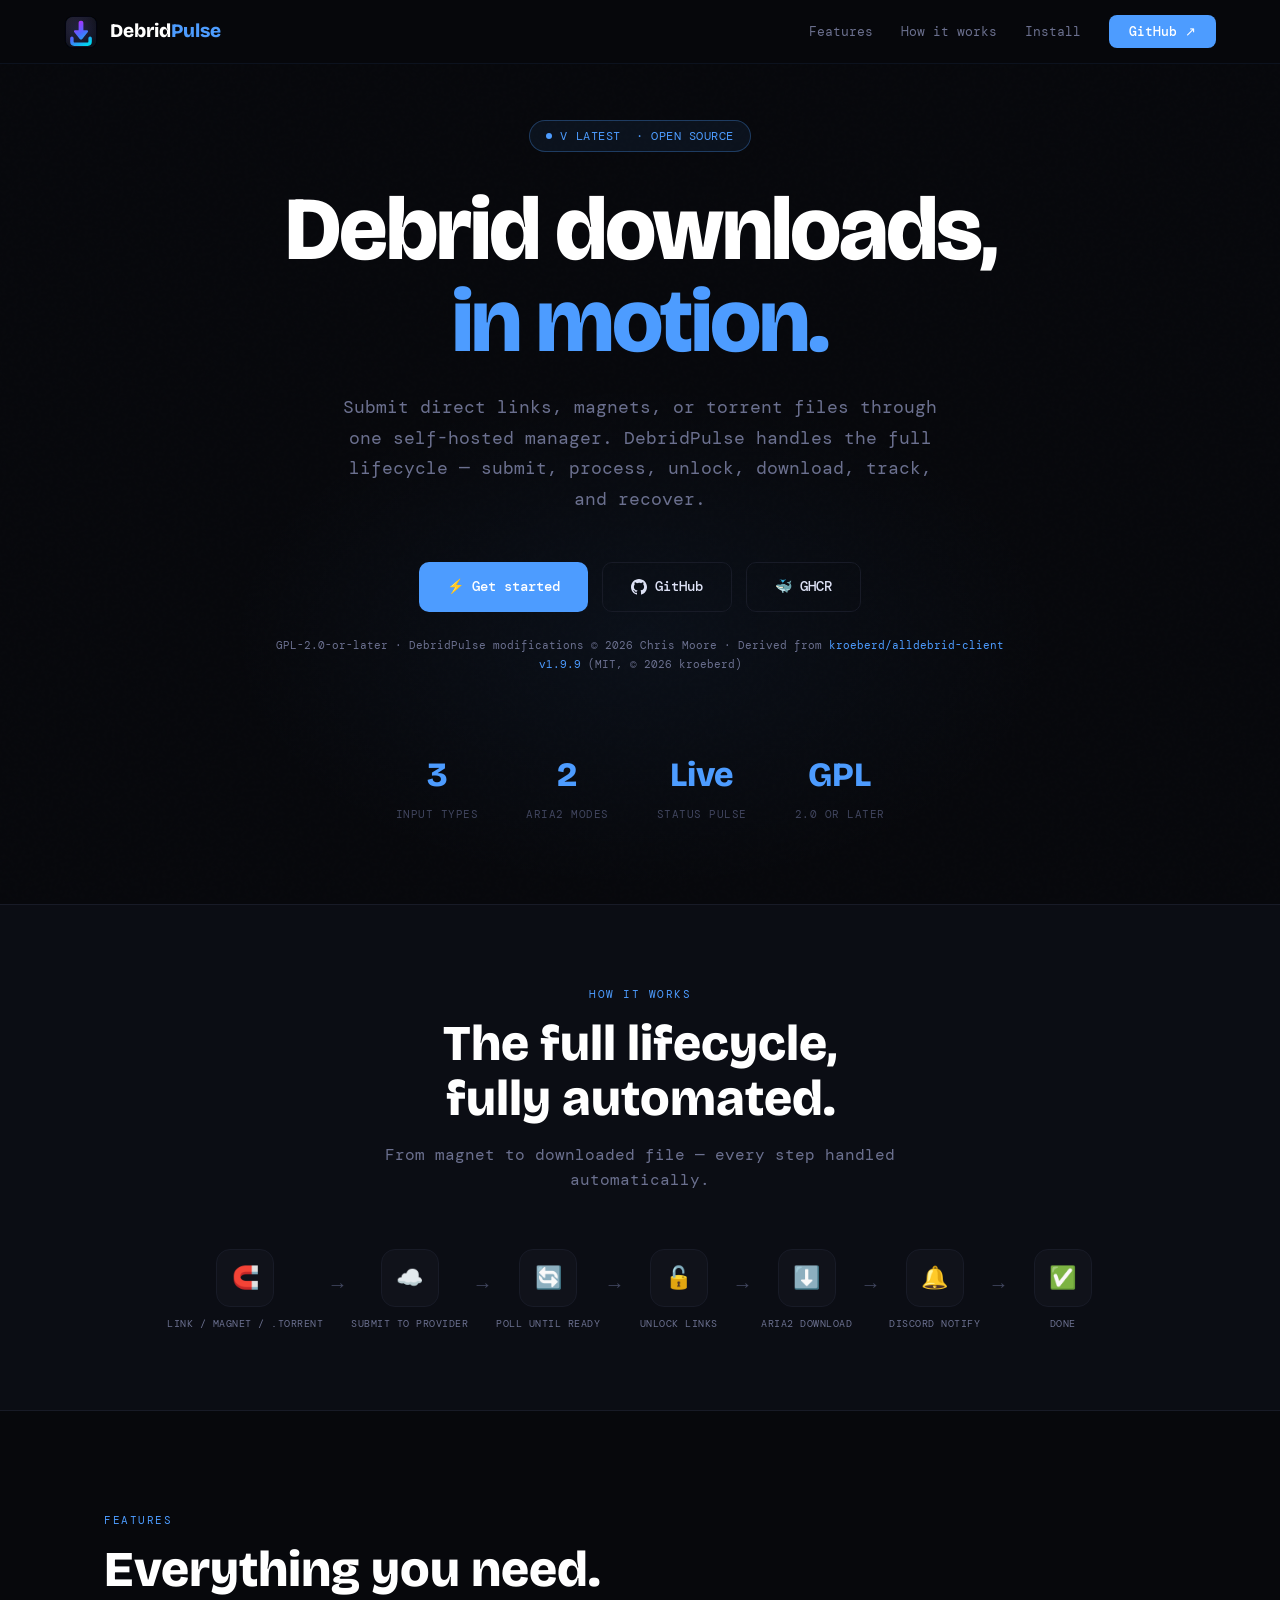
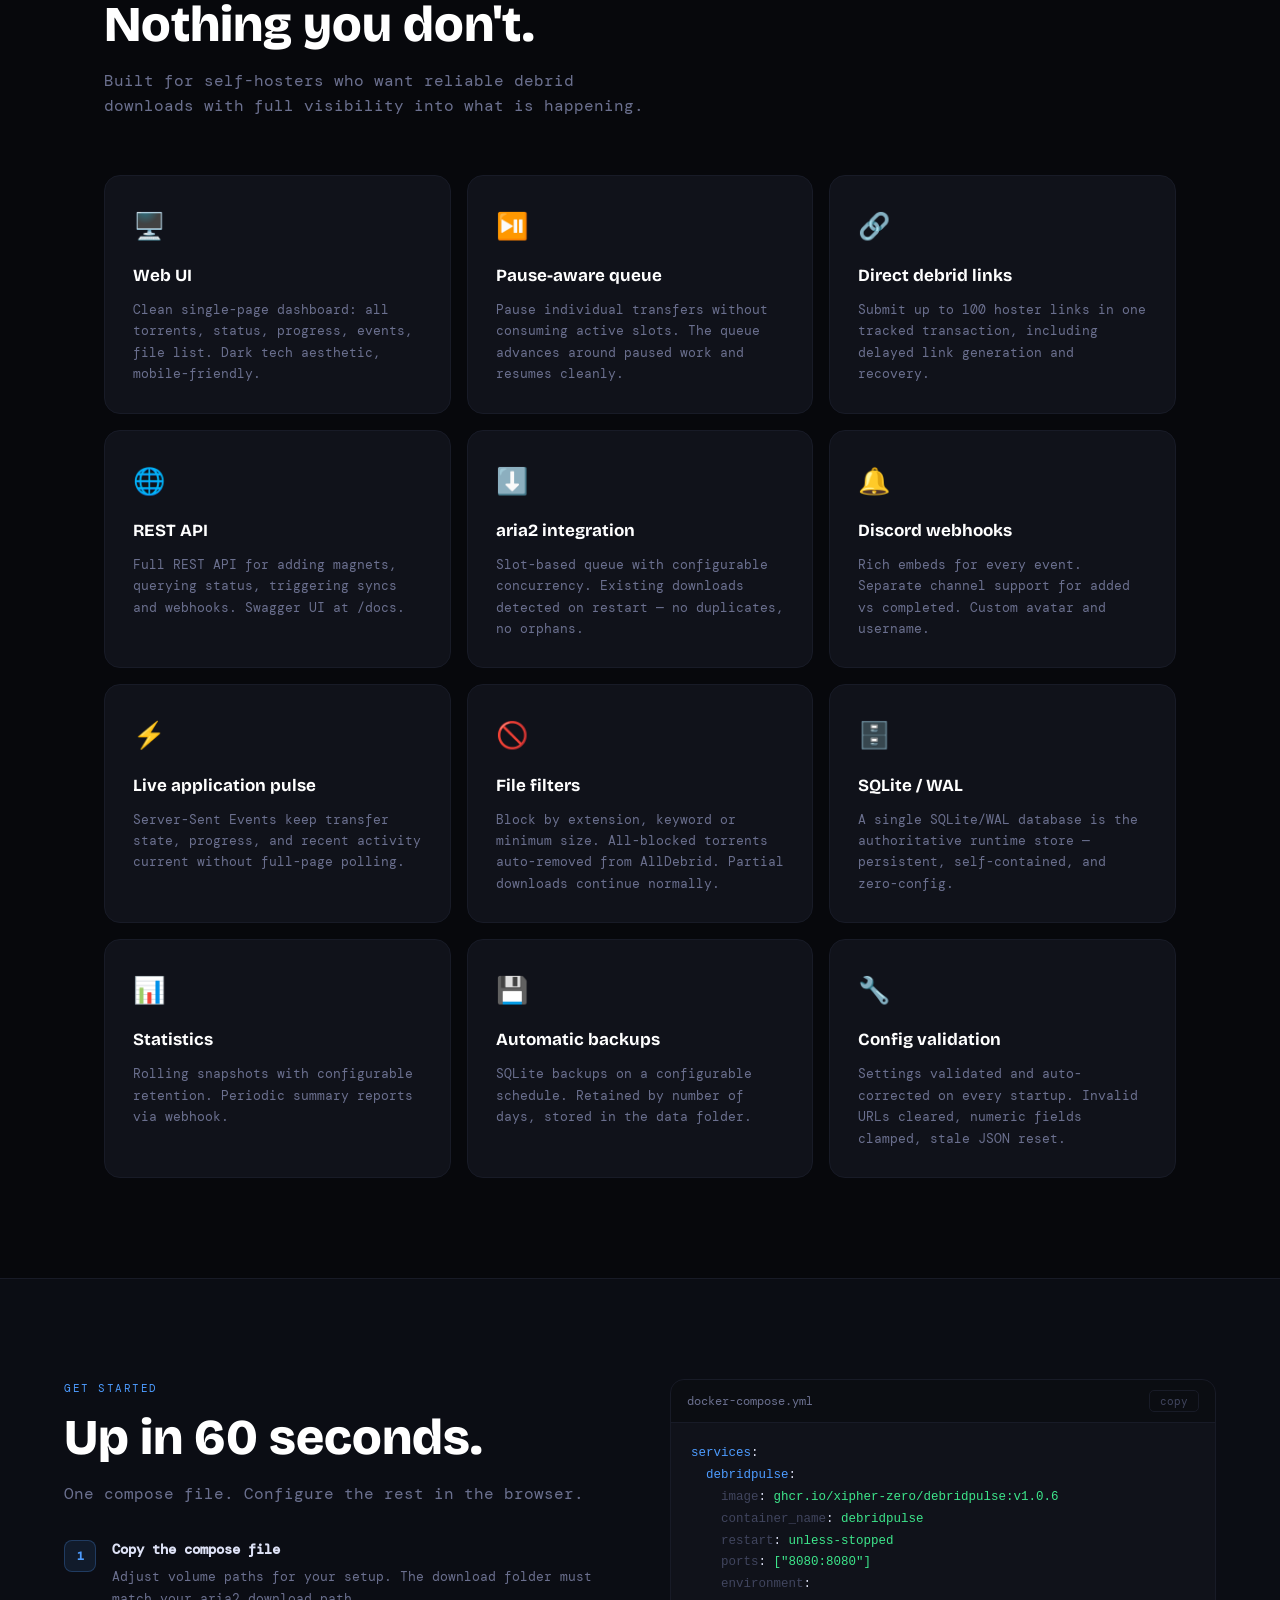
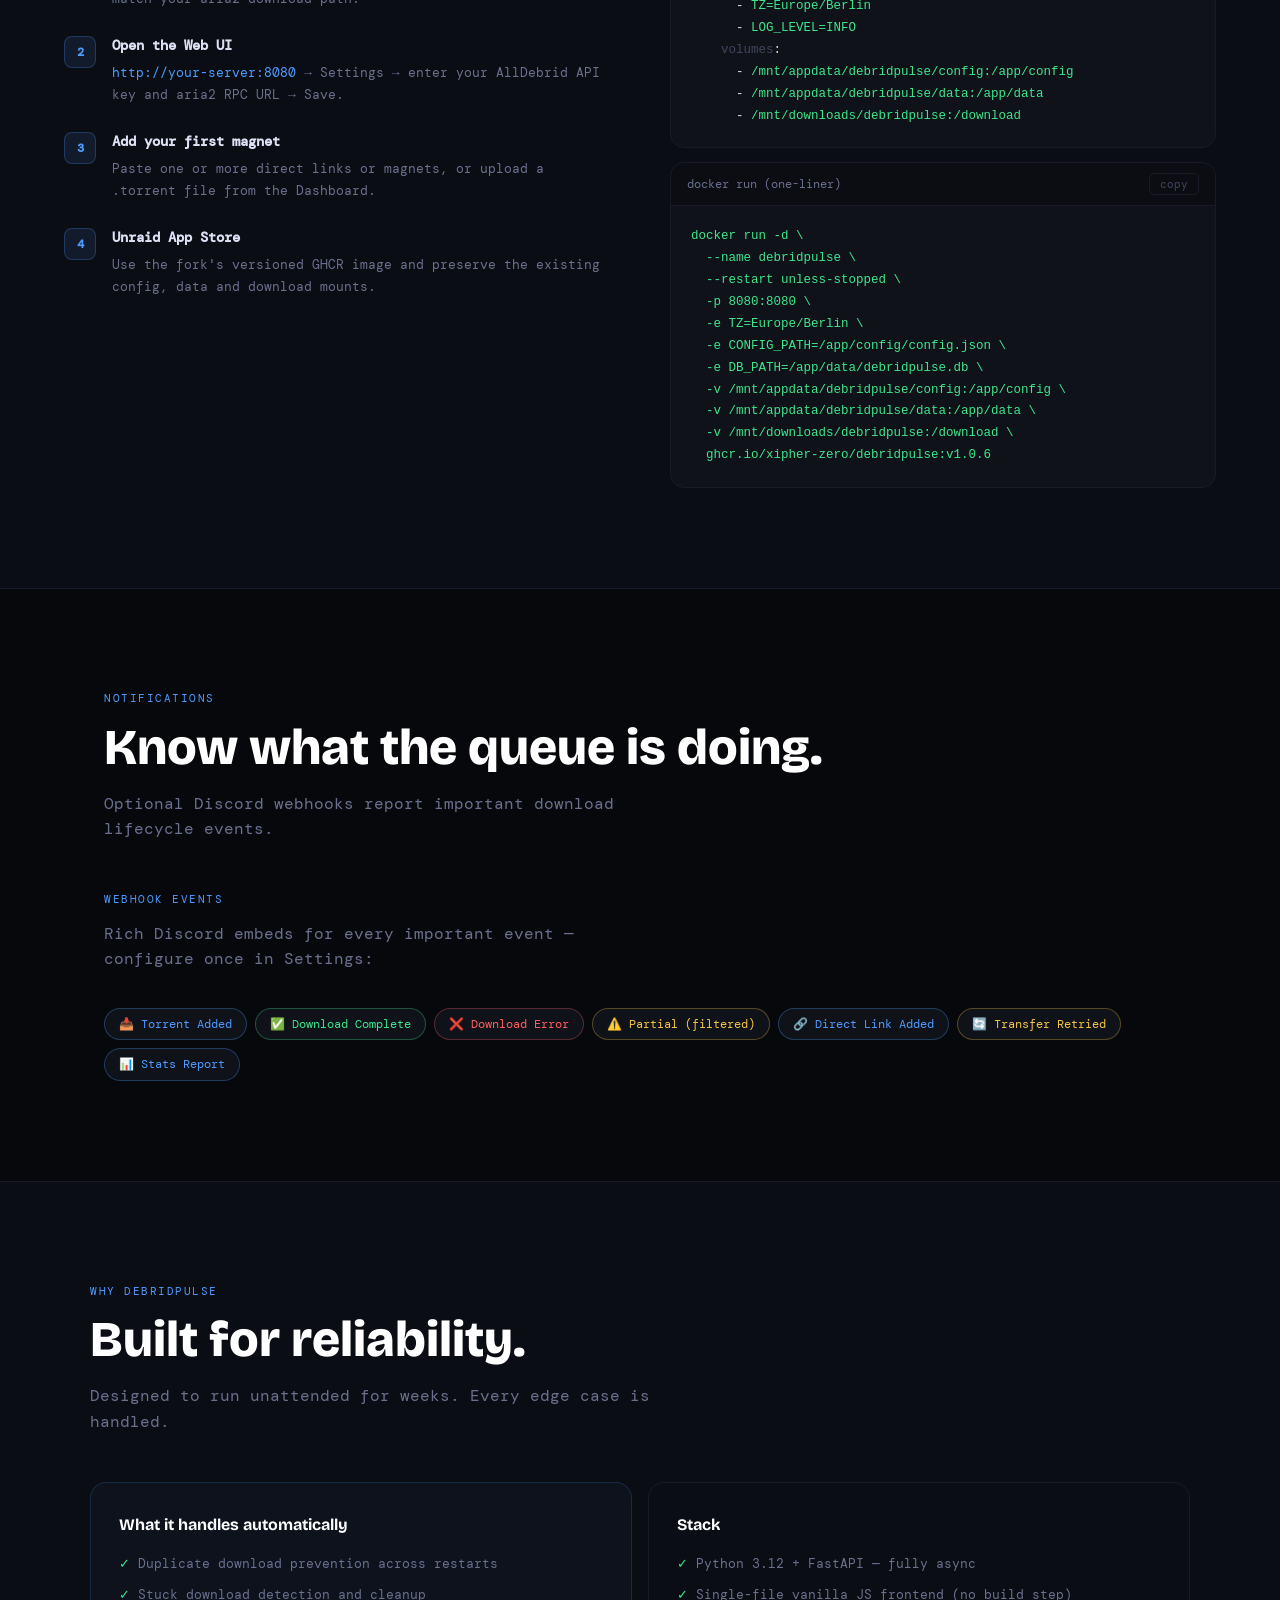
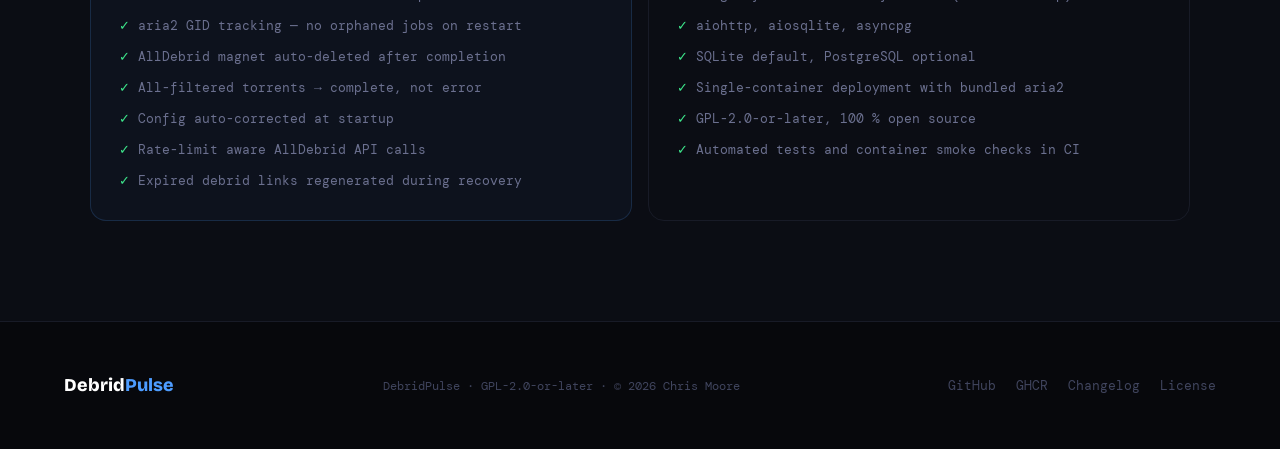
<file: index.html>
<!DOCTYPE html>
<html lang="en">
<head>
<meta charset="UTF-8">
<meta name="viewport" content="width=device-width, initial-scale=1.0">
<title>DebridPulse</title>
<meta name="description" content="DebridPulse is a self-hosted debrid download manager for direct links, magnets, and torrent files.">
<link rel="icon" type="image/svg+xml" href="./docs/logo.svg">
<link rel="apple-touch-icon" href="./docs/logo.png">
<link rel="preconnect" href="https://fonts.googleapis.com">
<link href="https://fonts.googleapis.com/css2?family=Bricolage+Grotesque:wght@400;600;800&family=DM+Mono:wght@300;400;500&display=swap" rel="stylesheet">
<style>
:root{
  --bg:#07080c;--bg2:#0b0d14;--surf:#10121a;--brd:#181b27;
  --acc:#4d9cff;--acc2:#74b4ff;--green:#3de68b;--yellow:#f5c542;--red:#ff5f5f;
  --tx:#dde1f5;--mu:#40455e;--mu2:#6b708f;
  --disp:'Bricolage Grotesque',sans-serif;--mono:'DM Mono',monospace;
}
*,*::before,*::after{box-sizing:border-box;margin:0;padding:0}
html{scroll-behavior:smooth}
body{background:var(--bg);color:var(--tx);font-family:var(--mono);font-size:15px;line-height:1.7;overflow-x:hidden}
body::before{content:'';position:fixed;inset:0;background-image:url("data:image/svg+xml,%3Csvg viewBox='0 0 256 256' xmlns='http://www.w3.org/2000/svg'%3E%3Cfilter id='n'%3E%3CfeTurbulence type='fractalNoise' baseFrequency='0.9' numOctaves='4' stitchTiles='stitch'/%3E%3C/filter%3E%3Crect width='100%25' height='100%25' filter='url(%23n)' opacity='0.04'/%3E%3C/svg%3E");pointer-events:none;z-index:0;opacity:.35}

/* NAV */
nav{position:fixed;top:0;left:0;right:0;z-index:100;padding:0 5vw;height:64px;display:flex;align-items:center;justify-content:space-between;border-bottom:1px solid rgba(77,156,255,.08);background:rgba(7,8,12,.9);backdrop-filter:blur(14px)}
.nav-logo{display:flex;align-items:center;gap:12px;text-decoration:none}
.nav-logo img{width:34px;height:34px;border-radius:9px}
.nav-logo-text{font-family:var(--disp);font-size:19px;font-weight:800;color:#fff}
.nav-logo-text span{color:var(--acc)}
.nav-links{display:flex;align-items:center;gap:28px;list-style:none}
.nav-links a{color:var(--mu2);text-decoration:none;font-size:13px;transition:color .2s}
.nav-links a:hover{color:var(--tx)}
.nav-cta{padding:8px 20px;background:var(--acc);color:#fff!important;border-radius:8px;font-weight:500;font-size:13px!important;transition:background .2s,transform .15s!important}
.nav-cta:hover{background:var(--acc2)!important;transform:translateY(-1px)}
.hamburger{display:none;flex-direction:column;gap:5px;cursor:pointer;padding:4px}
.hamburger span{width:22px;height:2px;background:var(--mu2);border-radius:2px;transition:all .3s}
.nav-mobile{display:none;position:fixed;top:64px;left:0;right:0;background:rgba(7,8,12,.97);backdrop-filter:blur(14px);border-bottom:1px solid var(--brd);padding:20px 5vw;flex-direction:column;gap:0;z-index:99}
.nav-mobile.open{display:flex}
.nav-mobile a{color:var(--mu2);text-decoration:none;font-size:14px;padding:12px 0;border-bottom:1px solid var(--brd)}
.nav-mobile a:hover{color:var(--tx)}
@media(max-width:700px){.nav-links{display:none}.hamburger{display:flex}}

/* HERO */
.hero{min-height:100vh;display:flex;flex-direction:column;align-items:center;justify-content:center;text-align:center;padding:120px 5vw 80px;position:relative}
.hero::after{content:'';position:absolute;top:40%;left:50%;transform:translateX(-50%);width:900px;height:550px;background:radial-gradient(ellipse,rgba(77,156,255,.055) 0%,transparent 65%);pointer-events:none;z-index:-1}
.hero-badge{display:inline-flex;align-items:center;gap:8px;padding:5px 16px;border:1px solid rgba(77,156,255,.3);border-radius:100px;background:rgba(77,156,255,.07);color:var(--acc);font-size:12px;letter-spacing:.5px;text-transform:uppercase;margin-bottom:32px;animation:fadeUp .6s ease both}
.badge-dot{width:6px;height:6px;border-radius:50%;background:var(--acc);animation:blink 2s infinite;flex-shrink:0}
@keyframes blink{0%,100%{opacity:1}50%{opacity:.3}}
.hero-title{font-family:var(--disp);font-size:clamp(46px,8vw,90px);font-weight:800;line-height:1.02;letter-spacing:-2px;color:#fff;margin-bottom:24px;animation:fadeUp .7s .1s ease both}
.hero-title span{color:var(--acc)}
.hero-sub{font-size:clamp(15px,2vw,18px);color:var(--mu2);max-width:620px;margin-bottom:48px;animation:fadeUp .8s .2s ease both}
.hero-license{font-size:11px;color:var(--mu2);max-width:760px;margin-top:24px;animation:fadeUp .95s .35s ease both}
.hero-license a{color:var(--acc);text-decoration:none}
.hero-ctas{display:flex;gap:14px;flex-wrap:wrap;justify-content:center;animation:fadeUp .9s .3s ease both}
.btn{display:inline-flex;align-items:center;gap:8px;padding:12px 28px;border-radius:10px;font-family:var(--mono);font-size:14px;font-weight:500;text-decoration:none;transition:all .2s;cursor:pointer;border:none}
.btn-primary{background:var(--acc);color:#fff}
.btn-primary:hover{background:var(--acc2);transform:translateY(-2px)}
.btn-ghost{background:transparent;color:var(--tx);border:1px solid var(--brd)}
.btn-ghost:hover{border-color:rgba(77,156,255,.4);color:var(--acc);transform:translateY(-2px)}
.hero-stats{display:flex;gap:48px;margin-top:72px;justify-content:center;flex-wrap:wrap;animation:fadeUp 1s .4s ease both}
.hero-stat{text-align:center}
.hero-stat-num{font-family:var(--disp);font-size:34px;font-weight:800;color:var(--acc)}
.hero-stat-label{font-size:11px;color:var(--mu);text-transform:uppercase;letter-spacing:.5px;margin-top:2px}
@keyframes fadeUp{from{opacity:0;transform:translateY(20px)}to{opacity:1;transform:translateY(0)}}

/* REVEAL */
.reveal{opacity:0;transform:translateY(28px);transition:opacity .7s ease,transform .7s ease}
.reveal.visible{opacity:1;transform:none}

/* SECTION */
.section-label{font-size:11px;text-transform:uppercase;letter-spacing:1.5px;color:var(--acc);margin-bottom:12px}
.section-title{font-family:var(--disp);font-size:clamp(30px,4.5vw,50px);font-weight:800;color:#fff;line-height:1.1;margin-bottom:16px}
.section-sub{color:var(--mu2);font-size:16px;max-width:560px;line-height:1.6}
.section-wrap{max-width:1200px;margin:0 auto;padding:100px 5vw}

/* PIPELINE */
.pipeline-bg{background:var(--bg2);border-top:1px solid var(--brd);border-bottom:1px solid var(--brd);padding:80px 5vw}
.pipeline-inner{max-width:1100px;margin:0 auto}
.pipeline-flow{display:flex;align-items:flex-start;flex-wrap:wrap;justify-content:center;gap:6px;margin-top:56px}
.pipe-step{display:flex;flex-direction:column;align-items:center;gap:10px;min-width:100px}
.pipe-icon{width:58px;height:58px;border-radius:14px;background:var(--surf);border:1px solid var(--brd);display:flex;align-items:center;justify-content:center;font-size:22px;transition:all .3s}
.pipe-step:hover .pipe-icon{border-color:rgba(77,156,255,.4);background:rgba(77,156,255,.07)}
.pipe-label{font-size:10px;color:var(--mu2);text-align:center;text-transform:uppercase;letter-spacing:.5px;line-height:1.3}
.pipe-arrow{color:var(--mu);font-size:20px;flex-shrink:0;margin-top:18px;padding:0 2px}
@media(max-width:600px){.pipe-arrow{display:none}.pipe-step{min-width:72px}}

/* FEATURES */
.features-grid{display:grid;grid-template-columns:repeat(auto-fill,minmax(290px,1fr));gap:16px;margin-top:56px}
.feat-card{background:var(--surf);border:1px solid var(--brd);border-radius:16px;padding:28px;transition:border-color .3s,transform .3s}
.feat-card:hover{border-color:rgba(77,156,255,.22);transform:translateY(-3px)}
.feat-icon{font-size:26px;margin-bottom:14px}
.feat-title{font-family:var(--disp);font-size:17px;font-weight:700;color:#fff;margin-bottom:8px}
.feat-text{color:var(--mu2);font-size:13px;line-height:1.65}

/* INSTALL */
.install-grid{display:grid;grid-template-columns:1fr 1fr;gap:60px;align-items:start}
@media(max-width:768px){.install-grid{grid-template-columns:1fr}}
.install-steps{margin-top:32px;display:flex;flex-direction:column;gap:24px}
.install-step{display:flex;gap:16px;align-items:flex-start}
.step-num{width:32px;height:32px;border-radius:8px;background:rgba(77,156,255,.1);border:1px solid rgba(77,156,255,.25);display:flex;align-items:center;justify-content:center;font-size:12px;font-weight:700;color:var(--acc);flex-shrink:0;margin-top:2px}
.step-body strong{color:var(--tx);font-size:14px;display:block;margin-bottom:4px}
.step-body p{color:var(--mu2);font-size:13px}
.step-body a{color:var(--acc);text-decoration:none}

/* CODE */
.code-block{background:var(--surf);border:1px solid var(--brd);border-radius:14px;overflow:hidden}
.code-header{display:flex;align-items:center;justify-content:space-between;padding:10px 16px;border-bottom:1px solid var(--brd);background:rgba(0,0,0,.3)}
.code-title{font-size:12px;color:var(--mu2)}
.copy-btn{font-size:11px;color:var(--mu);background:none;border:1px solid var(--brd);cursor:pointer;font-family:var(--mono);padding:3px 10px;border-radius:5px;transition:all .2s}
.copy-btn:hover{color:var(--acc);border-color:rgba(77,156,255,.3)}
pre{padding:20px;font-size:12.5px;line-height:1.75;overflow-x:auto;color:var(--tx);white-space:pre}
.kw{color:var(--acc)}.str{color:var(--green)}.cm{color:var(--mu)}.num{color:var(--yellow)}

/* DISCORD */
.discord-card{background:rgba(88,101,242,.06);border:1px solid rgba(88,101,242,.2);border-radius:20px;padding:48px;display:flex;gap:48px;align-items:center;flex-wrap:wrap}
.discord-icon-wrap{width:80px;height:80px;flex-shrink:0;background:rgba(88,101,242,.1);border-radius:20px;display:flex;align-items:center;justify-content:center;font-size:36px}
.discord-text h3{font-family:var(--disp);font-size:24px;font-weight:700;color:#fff;margin-bottom:8px}
.discord-text p{color:var(--mu2);max-width:480px;font-size:14px;margin-bottom:20px}
.discord-btn{display:inline-flex;align-items:center;gap:8px;padding:12px 28px;background:rgba(88,101,242,.8);color:#fff;border-radius:10px;text-decoration:none;font-size:14px;font-weight:500;transition:all .2s}
.discord-btn:hover{background:rgba(88,101,242,1);transform:translateY(-2px)}
.webhook-events{display:flex;gap:8px;flex-wrap:wrap;margin-top:36px}
.event-pill{padding:5px 14px;border-radius:100px;border:1px solid var(--brd);background:var(--surf);font-size:12px;color:var(--mu2)}
.pill-added{border-color:rgba(77,156,255,.3);color:var(--acc)}
.pill-done{border-color:rgba(61,230,139,.3);color:var(--green)}
.pill-error{border-color:rgba(255,95,95,.3);color:var(--red)}
.pill-partial{border-color:rgba(245,197,66,.3);color:var(--yellow)}
.pill-fg{border-color:rgba(160,100,255,.3);color:#a064ff}

/* WHY */
.why-grid{display:grid;grid-template-columns:1fr 1fr;gap:16px;margin-top:48px}
@media(max-width:680px){.why-grid{grid-template-columns:1fr}}
.why-card{padding:28px;border-radius:16px;border:1px solid var(--brd)}
.why-card.accent{background:rgba(77,156,255,.04);border-color:rgba(77,156,255,.18)}
.why-card h4{font-family:var(--disp);font-size:16px;font-weight:700;color:#fff;margin-bottom:14px}
.why-list{list-style:none;display:flex;flex-direction:column;gap:9px}
.why-list li{font-size:13px;color:var(--mu2);display:flex;align-items:flex-start;gap:8px}
.why-list li::before{content:'✓';color:var(--green);flex-shrink:0}

/* FOOTER */
footer{padding:48px 5vw;border-top:1px solid var(--brd);display:flex;align-items:center;justify-content:space-between;flex-wrap:wrap;gap:16px;max-width:1400px;margin:0 auto;width:100%}
.footer-logo{font-family:var(--disp);font-size:18px;font-weight:800;color:#fff;text-decoration:none}
.footer-logo span{color:var(--acc)}
.footer-links{display:flex;gap:20px;flex-wrap:wrap}
.footer-links a{color:var(--mu);font-size:13px;text-decoration:none;transition:color .2s}
.footer-links a:hover{color:var(--tx)}
.footer-copy{color:var(--mu);font-size:12px}
</style>
</head>
<body>

<!-- NAV -->
<nav>
  <a href="#" class="nav-logo">
    <img src="./docs/logo.svg" alt="DebridPulse logo">
    <span class="nav-logo-text">Debrid<span>Pulse</span></span>
  </a>
  <ul class="nav-links">
    <li><a href="#features">Features</a></li>
    <li><a href="#pipeline">How it works</a></li>
    <li><a href="#install">Install</a></li>
    <li><a href="https://github.com/Xipher-Zero/debridpulse" target="_blank" class="nav-cta">GitHub ↗</a></li>
  </ul>
  <div class="hamburger" id="hamburger" onclick="toggleNav()">
    <span></span><span></span><span></span>
  </div>
</nav>
<div class="nav-mobile" id="nav-mobile">
  <a href="#features" onclick="toggleNav()">Features</a>
  <a href="#pipeline" onclick="toggleNav()">How it works</a>
  <a href="#install" onclick="toggleNav()">Install</a>
  <a href="https://github.com/Xipher-Zero/debridpulse" target="_blank">GitHub ↗</a>
</div>

<!-- HERO -->
<section class="hero">
  <div class="hero-badge">
    <span class="badge-dot"></span>
    v<span id="version-num">latest</span>&nbsp;·&nbsp;open source
  </div>
  <h1 class="hero-title">Debrid downloads,<br><span>in motion.</span></h1>
  <p class="hero-sub">Submit direct links, magnets, or torrent files through one self-hosted manager. DebridPulse handles the full lifecycle — submit, process, unlock, download, track, and recover.</p>
  <div class="hero-ctas">
    <a href="#install" class="btn btn-primary">⚡ Get started</a>
    <a href="https://github.com/Xipher-Zero/debridpulse" target="_blank" class="btn btn-ghost">
      <svg width="16" height="16" viewBox="0 0 24 24" fill="currentColor"><path d="M12 0C5.374 0 0 5.373 0 12c0 5.302 3.438 9.8 8.207 11.387.599.111.793-.261.793-.577v-2.234c-3.338.726-4.033-1.416-4.033-1.416-.546-1.387-1.333-1.756-1.333-1.756-1.089-.745.083-.729.083-.729 1.205.084 1.839 1.237 1.839 1.237 1.07 1.834 2.807 1.304 3.492.997.107-.775.418-1.305.762-1.604-2.665-.305-5.467-1.334-5.467-5.931 0-1.311.469-2.381 1.236-3.221-.124-.303-.535-1.524.117-3.176 0 0 1.008-.322 3.301 1.23A11.509 11.509 0 0112 5.803c1.02.005 2.047.138 3.006.404 2.291-1.552 3.297-1.23 3.297-1.23.653 1.653.242 2.874.118 3.176.77.84 1.235 1.911 1.235 3.221 0 4.609-2.807 5.624-5.479 5.921.43.372.823 1.102.823 2.222v3.293c0 .319.192.694.801.576C20.566 21.797 24 17.3 24 12c0-6.627-5.373-12-12-12z"/></svg>
      GitHub
    </a>
    <a href="https://github.com/Xipher-Zero/debridpulse/pkgs/container/debridpulse" target="_blank" class="btn btn-ghost">🐳 GHCR</a>
  </div>
  <p class="hero-license">GPL-2.0-or-later · DebridPulse modifications © 2026 Chris Moore · Derived from <a href="https://github.com/kroeberd/alldebrid-client/tree/c0f7a5bfeba4f259fb2acc62ac6eed27e8ac4d5c" target="_blank">kroeberd/alldebrid-client v1.9.9</a> (MIT, © 2026 kroeberd)</p>
  <div class="hero-stats">
    <div class="hero-stat"><div class="hero-stat-num">3</div><div class="hero-stat-label">Input types</div></div>
    <div class="hero-stat"><div class="hero-stat-num">2</div><div class="hero-stat-label">aria2 modes</div></div>
    <div class="hero-stat"><div class="hero-stat-num">Live</div><div class="hero-stat-label">Status pulse</div></div>
    <div class="hero-stat"><div class="hero-stat-num">GPL</div><div class="hero-stat-label">2.0 or later</div></div>
  </div>
</section>

<!-- PIPELINE -->
<div class="pipeline-bg">
  <div class="pipeline-inner">
    <div class="section-label reveal" style="text-align:center">How it works</div>
    <h2 class="section-title reveal" style="text-align:center">The full lifecycle,<br>fully automated.</h2>
    <p class="section-sub reveal" style="text-align:center;margin:0 auto">From magnet to downloaded file — every step handled automatically.</p>
    <div class="pipeline-flow reveal">
      <div class="pipe-step"><div class="pipe-icon">🧲</div><div class="pipe-label">Link / magnet / .torrent</div></div>
      <div class="pipe-arrow">→</div>
      <div class="pipe-step"><div class="pipe-icon">☁️</div><div class="pipe-label">Submit to provider</div></div>
      <div class="pipe-arrow">→</div>
      <div class="pipe-step"><div class="pipe-icon">🔄</div><div class="pipe-label">Poll until ready</div></div>
      <div class="pipe-arrow">→</div>
      <div class="pipe-step"><div class="pipe-icon">🔓</div><div class="pipe-label">Unlock links</div></div>
      <div class="pipe-arrow">→</div>
      <div class="pipe-step"><div class="pipe-icon">⬇️</div><div class="pipe-label">aria2 download</div></div>
      <div class="pipe-arrow">→</div>
      <div class="pipe-step"><div class="pipe-icon">🔔</div><div class="pipe-label">Discord notify</div></div>
      <div class="pipe-arrow">→</div>
      <div class="pipe-step"><div class="pipe-icon">✅</div><div class="pipe-label">Done</div></div>
    </div>
  </div>
</div>

<!-- FEATURES -->
<div class="section-wrap">
  <div id="features">
    <div class="section-label reveal">Features</div>
    <h2 class="section-title reveal">Everything you need.<br>Nothing you don't.</h2>
    <p class="section-sub reveal">Built for self-hosters who want reliable debrid downloads with full visibility into what is happening.</p>
    <div class="features-grid">
      <div class="feat-card reveal"><div class="feat-icon">🖥️</div><div class="feat-title">Web UI</div><div class="feat-text">Clean single-page dashboard: all torrents, status, progress, events, file list. Dark tech aesthetic, mobile-friendly.</div></div>
      <div class="feat-card reveal"><div class="feat-icon">⏯️</div><div class="feat-title">Pause-aware queue</div><div class="feat-text">Pause individual transfers without consuming active slots. The queue advances around paused work and resumes cleanly.</div></div>
      <div class="feat-card reveal"><div class="feat-icon">🔗</div><div class="feat-title">Direct debrid links</div><div class="feat-text">Submit up to 100 hoster links in one tracked transaction, including delayed link generation and recovery.</div></div>
      <div class="feat-card reveal"><div class="feat-icon">🌐</div><div class="feat-title">REST API</div><div class="feat-text">Full REST API for adding magnets, querying status, triggering syncs and webhooks. Swagger UI at /docs.</div></div>
      <div class="feat-card reveal"><div class="feat-icon">⬇️</div><div class="feat-title">aria2 integration</div><div class="feat-text">Slot-based queue with configurable concurrency. Existing downloads detected on restart — no duplicates, no orphans.</div></div>
      <div class="feat-card reveal"><div class="feat-icon">🔔</div><div class="feat-title">Discord webhooks</div><div class="feat-text">Rich embeds for every event. Separate channel support for added vs completed. Custom avatar and username.</div></div>
      <div class="feat-card reveal"><div class="feat-icon">⚡</div><div class="feat-title">Live application pulse</div><div class="feat-text">Server-Sent Events keep transfer state, progress, and recent activity current without full-page polling.</div></div>
      <div class="feat-card reveal"><div class="feat-icon">🚫</div><div class="feat-title">File filters</div><div class="feat-text">Block by extension, keyword or minimum size. All-blocked torrents auto-removed from AllDebrid. Partial downloads continue normally.</div></div>
      <div class="feat-card reveal"><div class="feat-icon">🗄️</div><div class="feat-title">SQLite / WAL</div><div class="feat-text">A single SQLite/WAL database is the authoritative runtime store — persistent, self-contained, and zero-config.</div></div>
      <div class="feat-card reveal"><div class="feat-icon">📊</div><div class="feat-title">Statistics</div><div class="feat-text">Rolling snapshots with configurable retention. Periodic summary reports via webhook.</div></div>
      <div class="feat-card reveal"><div class="feat-icon">💾</div><div class="feat-title">Automatic backups</div><div class="feat-text">SQLite backups on a configurable schedule. Retained by number of days, stored in the data folder.</div></div>
      <div class="feat-card reveal"><div class="feat-icon">🔧</div><div class="feat-title">Config validation</div><div class="feat-text">Settings validated and auto-corrected on every startup. Invalid URLs cleared, numeric fields clamped, stale JSON reset.</div></div>
    </div>
  </div>
</div>

<!-- INSTALL -->
<div style="background:var(--bg2);border-top:1px solid var(--brd);border-bottom:1px solid var(--brd);padding:100px 5vw">
<div id="install" style="max-width:1200px;margin:0 auto">
  <div class="install-grid">
    <div>
      <div class="section-label reveal">Get started</div>
      <h2 class="section-title reveal">Up in 60 seconds.</h2>
      <p class="section-sub reveal">One compose file. Configure the rest in the browser.</p>
      <div class="install-steps">
        <div class="install-step reveal">
          <div class="step-num">1</div>
          <div class="step-body">
            <strong>Copy the compose file</strong>
            <p>Adjust volume paths for your setup. The download folder must match your aria2 download path.</p>
          </div>
        </div>
        <div class="install-step reveal">
          <div class="step-num">2</div>
          <div class="step-body">
            <strong>Open the Web UI</strong>
            <p><a href="http://your-server:8080">http://your-server:8080</a> → Settings → enter your AllDebrid API key and aria2 RPC URL → Save.</p>
          </div>
        </div>
        <div class="install-step reveal">
          <div class="step-num">3</div>
          <div class="step-body">
            <strong>Add your first magnet</strong>
            <p>Paste one or more direct links or magnets, or upload a .torrent file from the Dashboard.</p>
          </div>
        </div>
        <div class="install-step reveal">
          <div class="step-num">4</div>
          <div class="step-body">
            <strong>Unraid App Store</strong>
            <p>Use the fork's versioned GHCR image and preserve the existing config, data and download mounts.</p>
          </div>
        </div>
      </div>
    </div>
    <div style="display:flex;flex-direction:column;gap:14px">
      <div class="code-block reveal">
        <div class="code-header">
          <span class="code-title">docker-compose.yml</span>
          <button class="copy-btn" onclick="copyCode('cc1',this)">copy</button>
        </div>
        <pre id="cc1"><span class="kw">services</span>:
  <span class="kw">debridpulse</span>:
    <span class="cm">image</span>: <span class="str">ghcr.io/xipher-zero/debridpulse:v1.0.6</span>
    <span class="cm">container_name</span>: <span class="str">debridpulse</span>
    <span class="cm">restart</span>: <span class="str">unless-stopped</span>
    <span class="cm">ports</span>: <span class="str">["8080:8080"]</span>
    <span class="cm">environment</span>:
      - <span class="str">TZ=Europe/Berlin</span>
      - <span class="str">LOG_LEVEL=INFO</span>
    <span class="cm">volumes</span>:
      - <span class="str">/mnt/appdata/debridpulse/config:/app/config</span>
      - <span class="str">/mnt/appdata/debridpulse/data:/app/data</span>
      - <span class="str">/mnt/downloads/debridpulse:/download</span></pre>
      </div>
      <div class="code-block reveal">
        <div class="code-header">
          <span class="code-title">docker run (one-liner)</span>
          <button class="copy-btn" onclick="copyCode('cc2',this)">copy</button>
        </div>
        <pre id="cc2"><span class="str">docker run -d \
  --name debridpulse \
  --restart unless-stopped \
  -p 8080:8080 \
  -e TZ=Europe/Berlin \
  -e CONFIG_PATH=/app/config/config.json \
  -e DB_PATH=/app/data/debridpulse.db \
  -v /mnt/appdata/debridpulse/config:/app/config \
  -v /mnt/appdata/debridpulse/data:/app/data \
  -v /mnt/downloads/debridpulse:/download \
  ghcr.io/xipher-zero/debridpulse:v1.0.6</span></pre>
      </div>
    </div>
  </div>
</div>
</div>

<!-- NOTIFICATIONS -->
<div class="section-wrap">
<div id="discord">
  <div class="section-label reveal">Notifications</div>
  <h2 class="section-title reveal">Know what the queue is doing.</h2>
  <p class="section-sub reveal">Optional Discord webhooks report important download lifecycle events.</p>
  <div style="margin-top:48px">
    <div class="section-label reveal">Webhook events</div>
    <p class="section-sub reveal" style="margin-bottom:20px">Rich Discord embeds for every important event — configure once in Settings:</p>
    <div class="webhook-events reveal">
      <span class="event-pill pill-added">📥 Torrent Added</span>
      <span class="event-pill pill-done">✅ Download Complete</span>
      <span class="event-pill pill-error">❌ Download Error</span>
      <span class="event-pill pill-partial">⚠️ Partial (filtered)</span>
      <span class="event-pill pill-added">🔗 Direct Link Added</span>
      <span class="event-pill pill-partial">🔄 Transfer Retried</span>
      <span class="event-pill pill-added">📊 Stats Report</span>
    </div>
  </div>
</div>
</div>

<!-- WHY -->
<div style="background:var(--bg2);border-top:1px solid var(--brd);padding:100px 5vw">
<div id="why" style="max-width:1100px;margin:0 auto">
  <div class="section-label reveal">Why DebridPulse</div>
  <h2 class="section-title reveal">Built for reliability.</h2>
  <p class="section-sub reveal">Designed to run unattended for weeks. Every edge case is handled.</p>
  <div class="why-grid">
    <div class="why-card accent reveal">
      <h4>What it handles automatically</h4>
      <ul class="why-list">
        <li>Duplicate download prevention across restarts</li>
        <li>Stuck download detection and cleanup</li>
        <li>aria2 GID tracking — no orphaned jobs on restart</li>
        <li>AllDebrid magnet auto-deleted after completion</li>
        <li>All-filtered torrents → complete, not error</li>
        <li>Config auto-corrected at startup</li>
        <li>Rate-limit aware AllDebrid API calls</li>
        <li>Expired debrid links regenerated during recovery</li>
      </ul>
    </div>
    <div class="why-card reveal">
      <h4>Stack</h4>
      <ul class="why-list">
        <li>Python 3.12 + FastAPI — fully async</li>
        <li>Single-file vanilla JS frontend (no build step)</li>
        <li>aiohttp, aiosqlite, asyncpg</li>
        <li>SQLite default, PostgreSQL optional</li>
        <li>Single-container deployment with bundled aria2</li>
        <li>GPL-2.0-or-later, 100 % open source</li>
        <li>Automated tests and container smoke checks in CI</li>
      </ul>
    </div>
  </div>
</div>
</div>

<!-- FOOTER -->
<footer>
  <a href="#" class="footer-logo">Debrid<span>Pulse</span></a>
  <div class="footer-copy">DebridPulse · GPL-2.0-or-later · © 2026 Chris Moore</div>
  <div class="footer-links">
    <a href="https://github.com/Xipher-Zero/debridpulse" target="_blank">GitHub</a>
    <a href="https://github.com/Xipher-Zero/debridpulse/pkgs/container/debridpulse" target="_blank">GHCR</a>
    <a href="https://github.com/Xipher-Zero/debridpulse/blob/main/CHANGELOG.md" target="_blank">Changelog</a>
    <a href="https://github.com/Xipher-Zero/debridpulse/blob/main/LICENSE" target="_blank">License</a>
  </div>
</footer>

<script>
// Version from the fork's canonical VERSION file
(async()=>{
  try{
    const r=await fetch('https://raw.githubusercontent.com/Xipher-Zero/debridpulse/main/VERSION');
    if(r.ok){const v=(await r.text()).trim();if(v)document.getElementById('version-num').textContent=v;}
  }catch(e){}
})();

// Scroll reveal
const obs=new IntersectionObserver(entries=>{
  entries.forEach(e=>{if(e.isIntersecting){e.target.classList.add('visible');obs.unobserve(e.target);}});
},{threshold:0.08,rootMargin:'0px 0px -40px 0px'});
document.querySelectorAll('.reveal').forEach(el=>obs.observe(el));

// Copy code blocks
function copyCode(id,btn){
  const el=document.getElementById(id);
  if(!el)return;
  navigator.clipboard.writeText(el.innerText||el.textContent).then(()=>{
    const o=btn.textContent;btn.textContent='copied!';btn.style.color='var(--green)';
    setTimeout(()=>{btn.textContent=o;btn.style.color='';},1800);
  });
}

// Mobile nav
function toggleNav(){document.getElementById('nav-mobile').classList.toggle('open');}
document.addEventListener('click',e=>{
  const n=document.getElementById('nav-mobile'),h=document.getElementById('hamburger');
  if(n.classList.contains('open')&&!n.contains(e.target)&&!h.contains(e.target))n.classList.remove('open');
});
</script>
</body>
</html>
</file>
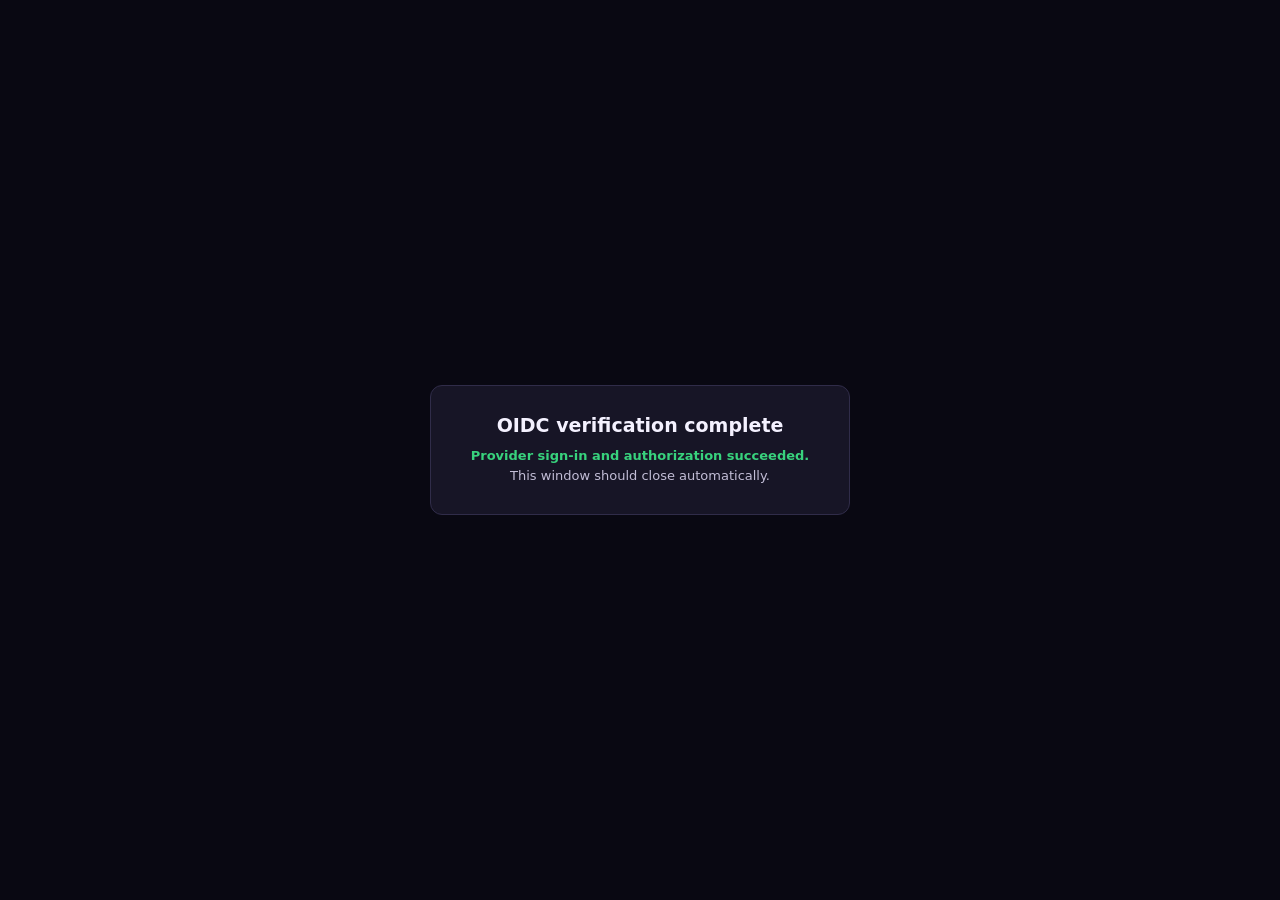
<file: frontend/static/oidc-verify-complete.html>
<!doctype html>
<html lang="en">
<head>
<meta charset="utf-8">
<meta name="viewport" content="width=device-width,initial-scale=1">
<title>OIDC verification · DebridPulse</title>
<style>
:root { color-scheme: dark; }
* { box-sizing: border-box; }
body { margin:0;min-height:100vh;display:grid;place-items:center;padding:24px;background:#090812;color:#f4f1ff;font-family:system-ui,-apple-system,BlinkMacSystemFont,"Segoe UI",sans-serif; }
main { width:min(420px,100%);padding:28px;border:1px solid #302c49;border-radius:12px;background:#171526;text-align:center; }
h1 { margin:0 0 10px;font-size:19px; }
p { margin:0;color:#c2bdd6;font-size:13px;line-height:1.55; }
.status { color:#38d27d;font-weight:700; }
</style>
</head>
<body>
<main>
  <h1>OIDC verification complete</h1>
  <p class="status">Provider sign-in and authorization succeeded.</p>
  <p>This window should close automatically.</p>
</main>
<script>
(() => {
  'use strict';
  const payload = {
    type: 'debridpulse-oidc-verification',
    ok: true,
    message: 'OIDC verification successful — provider sign-in and authorization completed.'
  };

  try {
    if ('BroadcastChannel' in window) {
      const channel = new BroadcastChannel('debridpulse-oidc-verification');
      channel.postMessage(payload);
      window.setTimeout(() => channel.close(), 250);
    }
  } catch (_) {}

  try {
    if (window.opener && !window.opener.closed) {
      window.opener.postMessage(payload, window.location.origin);
    }
  } catch (_) {}

  window.setTimeout(() => window.close(), 180);
})();
</script>
</body>
</html>
</file>
